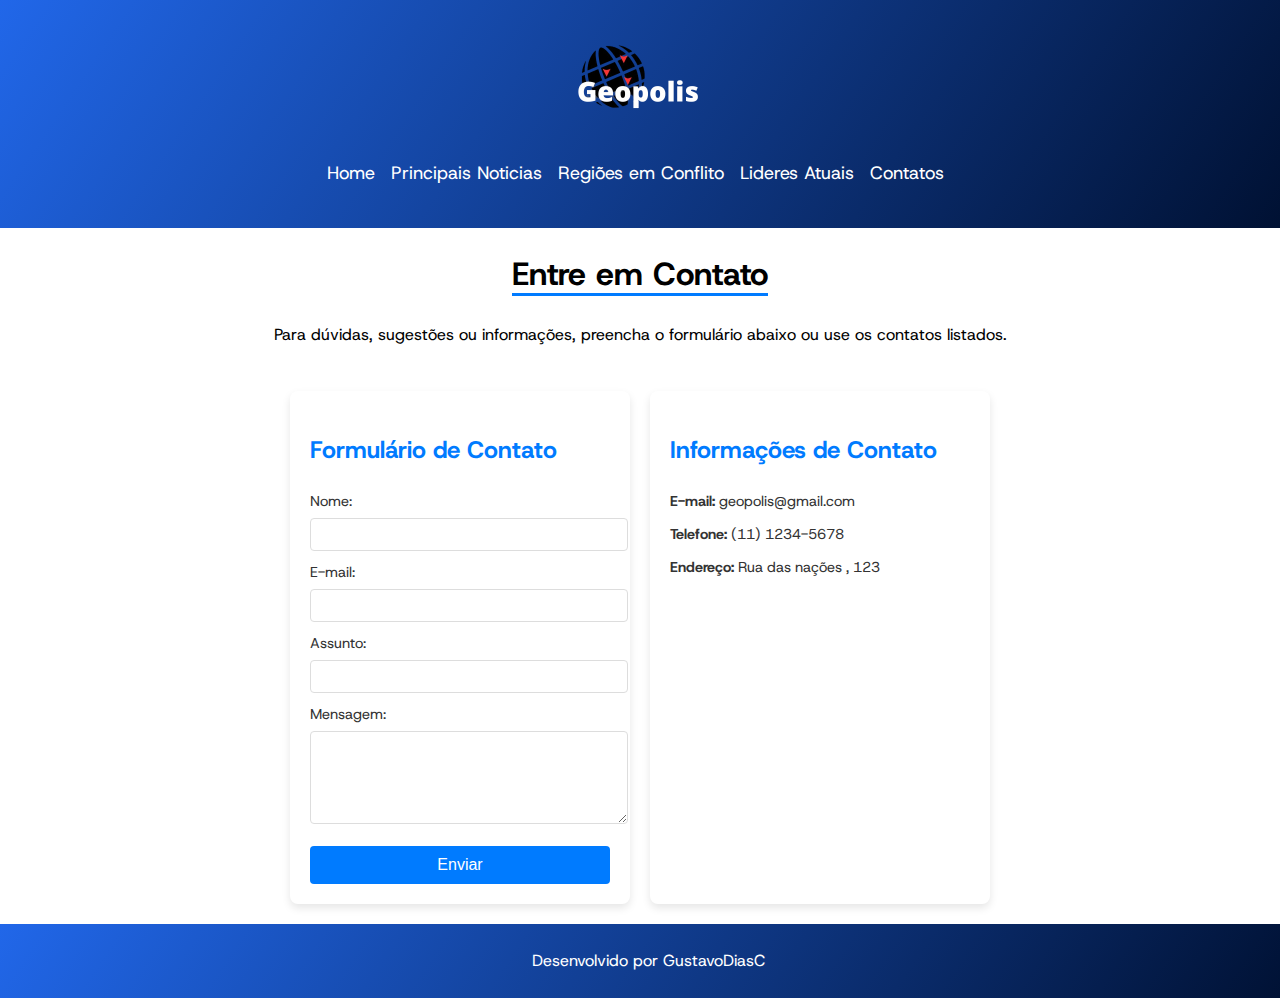
<file: contatos.html>
<!DOCTYPE html>
<html lang="en">
<head>
    <meta charset="UTF-8">
    <meta name="viewport" content="width=device-width, initial-scale=1.0">
    <title>Geopolis - Contato</title>
    <link rel="preconnect" href="https://fonts.googleapis.com">
    <link rel="preconnect" href="https://fonts.gstatic.com" crossorigin>
    <link href="https://fonts.googleapis.com/css2?family=Host+Grotesk:ital,wght@0,300..800;1,300..800&display=swap" rel="stylesheet">
    
    <link rel="stylesheet" href="./css/style.css">
    <link rel="stylesheet" href="./css/contatos.css">
</head>
<body>
    <header>
        <a href="index.html"><img class="logo" src="./assets/geopolislogo 1.png" alt="Logo Do blog"></a>
        <nav>
            <ul>
                <li><a href="index.html">Home</a></li>
                <li><a href="./principaisnoticias.html">Principais Noticias</a></li>
                <li><a href="./regioesemconflito.html">Regiões em Conflito</a></li>
                <li><a href="./lideresatuais.html">Lideres Atuais</a></li>
                <li><a href="./contatos.html">Contatos</a></li>
            </ul>
        </nav>
    </header>

    <article class="title-sector">
        <h1>Entre em Contato</h1>
        <p>Para dúvidas, sugestões ou informações, preencha o formulário abaixo ou use os contatos listados.</p>
    </article>
        

    <!-- Seção de Contato -->
    <main class="contact-container">
        
        <!-- Formulário de Contato -->
        <section class="contact-form">
            <h2>Formulário de Contato</h2>
            <form action="#" method="POST">
                <label for="name">Nome:</label>
                <input type="text" id="name" name="name" required>

                <label for="email">E-mail:</label>
                <input type="email" id="email" name="email" required>

                <label for="subject">Assunto:</label>
                <input type="text" id="subject" name="subject" required>

                <label for="message">Mensagem:</label>
                <textarea id="message" name="message" rows="5" required></textarea>

                <button type="submit">Enviar</button>
            </form>
        </section>

        <!-- Informações de Contato -->
        <section class="contact-info">
            <h2>Informações de Contato</h2>
            <p><strong>E-mail:</strong> geopolis@gmail.com</p>
            <p><strong>Telefone:</strong> (11) 1234-5678</p>
            <p><strong>Endereço:</strong> Rua das nações , 123</p>
        </section>
    </main>
    

    <footer>
        <p>Desenvolvido por GustavoDiasC</p>
    </footer>
</body>
</html>
</file>
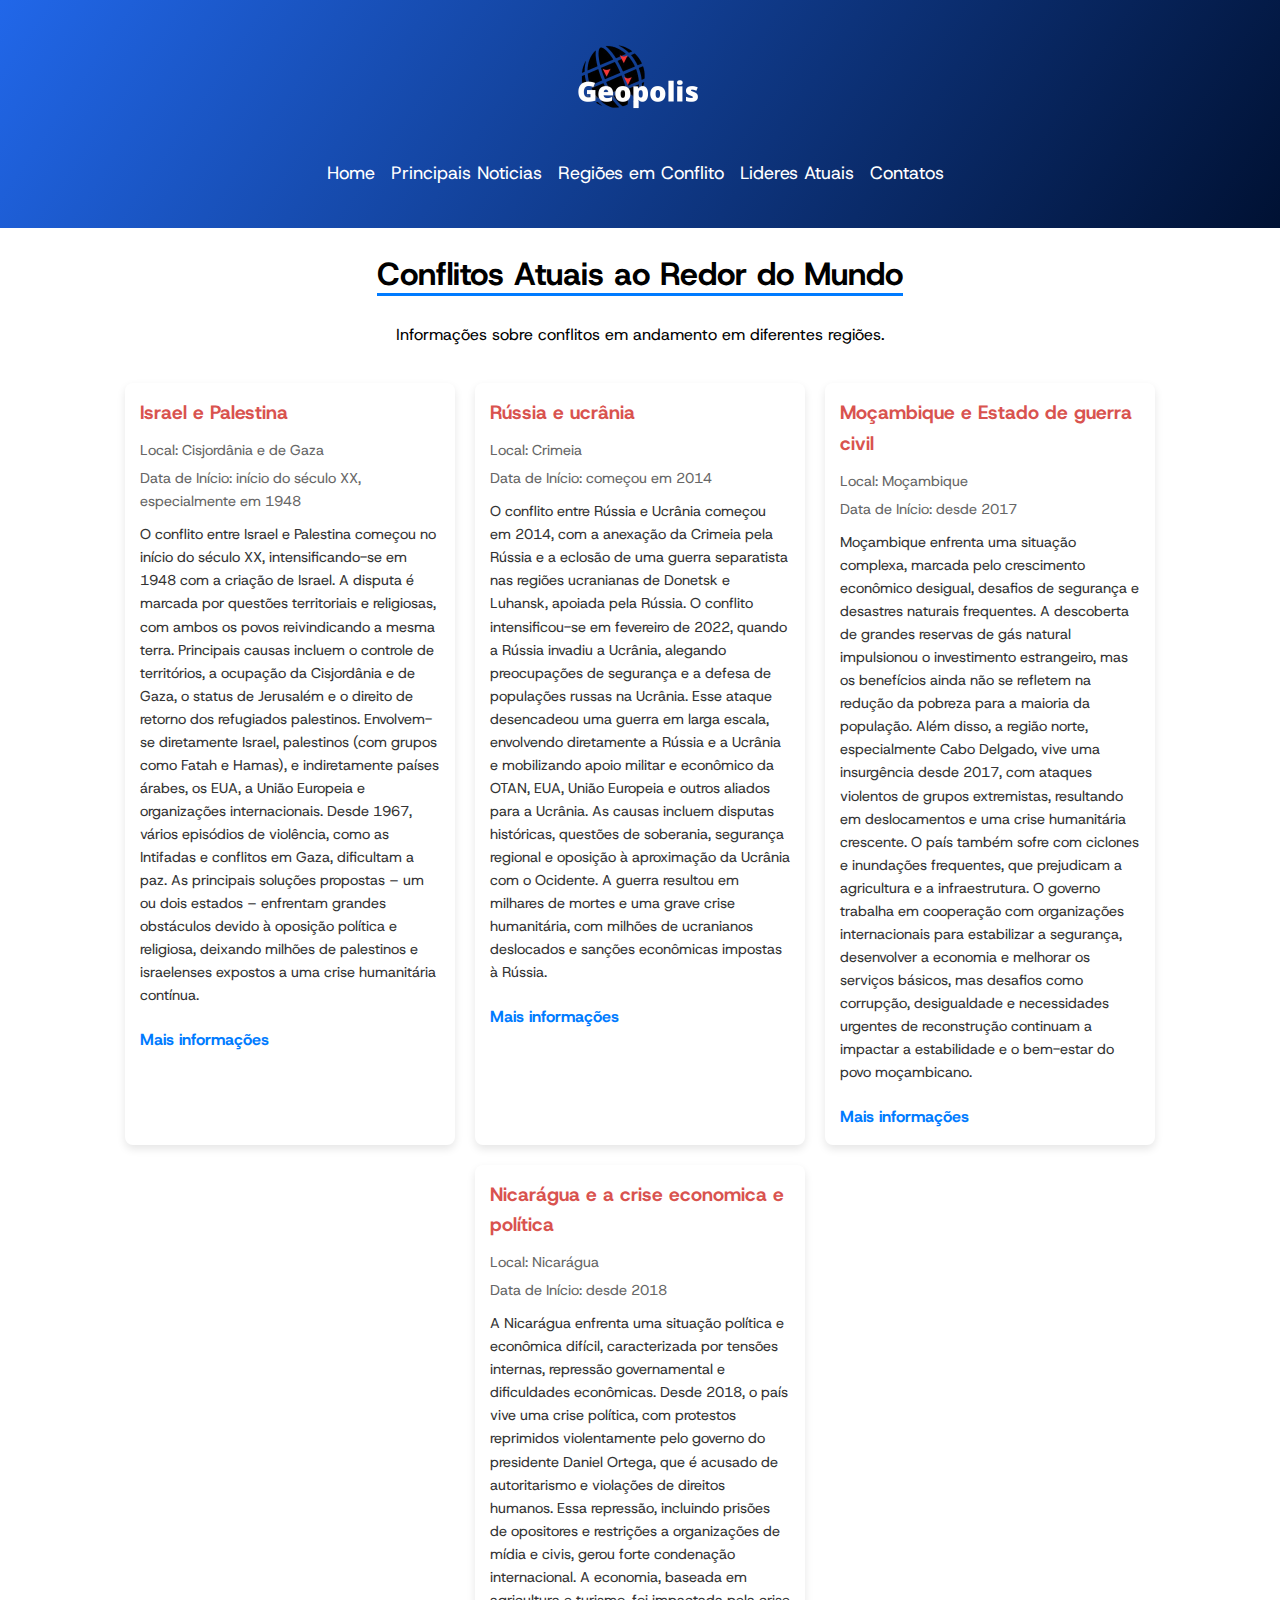
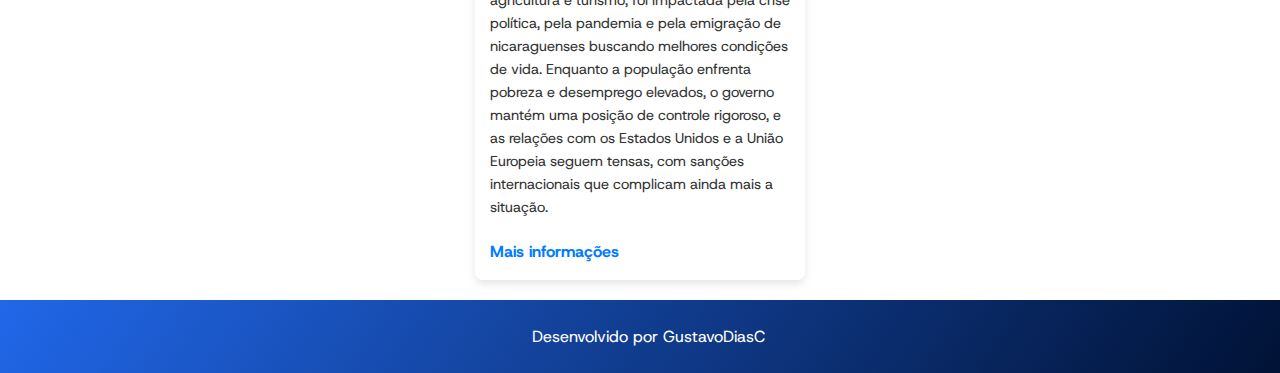
<file: regioesemconflito.html>
<!DOCTYPE html>
<html lang="pt-br">
<head>
    <meta charset="UTF-8">
    <meta name="viewport" content="width=device-width, initial-scale=1.0">
    <title>Geopolis - Regiões em conflito</title>
    <link rel="preconnect" href="https://fonts.googleapis.com">
    <link rel="preconnect" href="https://fonts.gstatic.com" crossorigin>
    <link href="https://fonts.googleapis.com/css2?family=Host+Grotesk:ital,wght@0,300..800;1,300..800&display=swap" rel="stylesheet">
    <link rel="stylesheet" href="./css/style.css">
    <link rel="stylesheet" href="./css/conflitosregioes.css">
</head>
<body>
    <header>
        <a href="index.html"><img class="logo" src="./assets/geopolislogo 1.png" alt="Logo Do blog"></a>
        <nav>
            <ul>
                <li><a href="index.html">Home</a></li>
                <li><a href="./principaisnoticias.html">Principais Noticias</a></li>
                <li><a href="./regioesemconflito.html">Regiões em Conflito</a></li>
                <li><a href="./lideresatuais.html">Lideres Atuais</a></li>
                <li><a href="./contatos.html">Contatos</a></li>
            </ul>
        </nav>
    </header>

     
      <article class="title-section">
        <h1>Conflitos Atuais ao Redor do Mundo</h1>
        <p>Informações sobre conflitos em andamento em diferentes regiões.</p>
      </article>
        


    <!-- Seção de Conflitos -->
    <main class="conflict-container">
        <!-- Card de Conflito 1 -->
        <article class="conflict-card">
            <h2 class="conflict-title">Israel e Palestina</h2>
            <p class="conflict-location">Local: Cisjordânia e de Gaza</p>
            <p class="conflict-date">Data de Início: início do século XX, especialmente em 1948</p>
            <p class="conflict-description">O conflito entre Israel e Palestina começou no início do século XX, intensificando-se em 1948 com a criação de Israel. A disputa é marcada por questões territoriais e religiosas, com ambos os povos reivindicando a mesma terra. Principais causas incluem o controle de territórios, a ocupação da Cisjordânia e de Gaza, o status de Jerusalém e o direito de retorno dos refugiados palestinos. Envolvem-se diretamente Israel, palestinos (com grupos como Fatah e Hamas), e indiretamente países árabes, os EUA, a União Europeia e organizações internacionais. Desde 1967, vários episódios de violência, como as Intifadas e conflitos em Gaza, dificultam a paz. As principais soluções propostas – um ou dois estados – enfrentam grandes obstáculos devido à oposição política e religiosa, deixando milhões de palestinos e israelenses expostos a uma crise humanitária contínua.</p>
            <a href="link-detalhes.html" class="more-info">Mais informações</a>
        </article>

        <!-- Card de Conflito 2 -->
        <article class="conflict-card">
            <h2 class="conflict-title">Rússia e ucrânia</h2>
            <p class="conflict-location">Local: Crimeia</p>
            <p class="conflict-date">Data de Início: começou em 2014</p>
            <p class="conflict-description">O conflito entre Rússia e Ucrânia começou em 2014, com a anexação da Crimeia pela Rússia e a eclosão de uma guerra separatista nas regiões ucranianas de Donetsk e Luhansk, apoiada pela Rússia. O conflito intensificou-se em fevereiro de 2022, quando a Rússia invadiu a Ucrânia, alegando preocupações de segurança e a defesa de populações russas na Ucrânia. Esse ataque desencadeou uma guerra em larga escala, envolvendo diretamente a Rússia e a Ucrânia e mobilizando apoio militar e econômico da OTAN, EUA, União Europeia e outros aliados para a Ucrânia. As causas incluem disputas históricas, questões de soberania, segurança regional e oposição à aproximação da Ucrânia com o Ocidente. A guerra resultou em milhares de mortes e uma grave crise humanitária, com milhões de ucranianos deslocados e sanções econômicas impostas à Rússia.</p>
            <a href="link-detalhes.html" class="more-info">Mais informações</a>
        </article>

        <!-- Card de Conflito 2 -->
        <article class="conflict-card">
            <h2 class="conflict-title">Moçambique e Estado de guerra civil</h2>
            <p class="conflict-location">Local: Moçambique</p>
            <p class="conflict-date">Data de Início: desde 2017</p>
            <p class="conflict-description">Moçambique enfrenta uma situação complexa, marcada pelo crescimento econômico desigual, desafios de segurança e desastres naturais frequentes. A descoberta de grandes reservas de gás natural impulsionou o investimento estrangeiro, mas os benefícios ainda não se refletem na redução da pobreza para a maioria da população. Além disso, a região norte, especialmente Cabo Delgado, vive uma insurgência desde 2017, com ataques violentos de grupos extremistas, resultando em deslocamentos e uma crise humanitária crescente. O país também sofre com ciclones e inundações frequentes, que prejudicam a agricultura e a infraestrutura. O governo trabalha em cooperação com organizações internacionais para estabilizar a segurança, desenvolver a economia e melhorar os serviços básicos, mas desafios como corrupção, desigualdade e necessidades urgentes de reconstrução continuam a impactar a estabilidade e o bem-estar do povo moçambicano.</p>
            <a href="link-detalhes.html" class="more-info">Mais informações</a>
        </article>

        <!-- Card de Conflito 2 -->
        <article class="conflict-card">
            <h2 class="conflict-title">Nicarágua e a crise economica e política</h2>
            <p class="conflict-location">Local: Nicarágua</p>
            <p class="conflict-date">Data de Início: desde 2018</p>
            <p class="conflict-description">A Nicarágua enfrenta uma situação política e econômica difícil, caracterizada por tensões internas, repressão governamental e dificuldades econômicas. Desde 2018, o país vive uma crise política, com protestos reprimidos violentamente pelo governo do presidente Daniel Ortega, que é acusado de autoritarismo e violações de direitos humanos. Essa repressão, incluindo prisões de opositores e restrições a organizações de mídia e civis, gerou forte condenação internacional. A economia, baseada em agricultura e turismo, foi impactada pela crise política, pela pandemia e pela emigração de nicaraguenses buscando melhores condições de vida. Enquanto a população enfrenta pobreza e desemprego elevados, o governo mantém uma posição de controle rigoroso, e as relações com os Estados Unidos e a União Europeia seguem tensas, com sanções internacionais que complicam ainda mais a situação.</p>
            <a href="link-detalhes.html" class="more-info">Mais informações</a>
        </article>
        <!-- Adicione mais cartões de conflito conforme necessário -->
    </main>
    
    <footer>
        <p>Desenvolvido por GustavoDiasC</p>
    </footer>
</body>
</html>
</file>
<file: css/style.css>
body {
    font-family: "Host Grotesk", sans-serif;
    line-height: 1.6;
    margin: 0;
    padding: 0;
}

header {
    background: rgb(33,103,233);
background: linear-gradient(124deg, rgba(33,103,233,1) 0%, rgba(0,17,51,1) 100%);
    color: #fff;
    padding: 1rem;
    text-align: center;
}

nav ul {
    list-style: none;
    padding: 0;
}

nav ul li {
    display: inline;
    margin-right: 10px;
}

nav ul li a {
    color: #fff;
    text-decoration: none;
    transition: all;
}

nav ul li a:hover {
    color: #fff;
    background: #011947;
    padding: 16px;
    transition-duration: .3s;
    border-radius: 8px;
}

footer {
    background: rgb(33,103,233);
background: linear-gradient(124deg, rgba(33,103,233,1) 0%, rgba(0,17,51,1) 100%);
    color: #fff;
    text-align: center;
    padding: 0.5rem;
    bottom: 0;
    width: 100%;
}

main {
    text-align: center;
}


img{
    max-width: 100%;
    height: auto;
}

img {
    display: block;
    margin: 0 auto;
    max-width: 100%;
    height: auto;
    border-radius: 8px; /* bordas arredondadas, opcional */
    box-shadow: 0px 4px 8px rgba(0, 0, 0, 0.2); /* sombra para dar destaque */
}

.container-principal{
    display: flex;
    gap: 10px;
    margin: 0 auto;
    margin-bottom: 64px;
}

ul {
    list-style: none;
    padding: 0;
    font-size: 18px;
    margin-bottom: 24px;
}

.container-principal ul li {
    background: #011947;
    color: #fff;
    border-radius: 16px;
}



h3{
    text-decoration: underline;
    text-decoration-color: #db1e1e;
    text-underline-offset: 8px;
}

.container-principal a{
    text-decoration: none;
    color: black;
}

.container-principal figcaption{
    color: #fff;
}

.banner-text{
    width: fit-content;
    margin: 0 auto;
    margin-top: 64px;
    margin-bottom: 64px;
}

.banner-text p{
    background-color: #0107115b;
    padding: 8px;
    border-radius: 8px;
}

.banner-text h2{
    font-weight: bold;
    font-size: 32px;
    width: fit-content;
    padding: 8px;
    background-color: #0107115b;
    border-radius: 8px;
    margin:  0 auto;
}

.bounce {
    display: inline-block; /* Para garantir que o efeito funcione bem */
    transition: transform 0.3s ease-in-out; /* Transição suave */
}

/* Animação de bounce ao passar o mouse */
.bounce:hover {
    animation: bounce 0.8s ease; /* Define a animação e duração */
}

/* Definição do keyframes para o efeito bounce */
@keyframes bounce {
    0%, 100% {
        transform: translateY(0); /* Posição inicial e final */
    }
    50% {
        transform: translateY(-10px); /* Salto para cima */
    }
}


.video-background {
    position: fixed;      /* Fixa o vídeo no fundo */
    top: 0;
    left: 0;
    width: 100vw;         /* Cobre toda a largura da viewport */
    height: 100vh;        /* Cobre toda a altura da viewport */
    object-fit: cover;    /* Corta o vídeo para preencher a tela sem distorção */
    z-index: -1;          /* Coloca o vídeo atrás de outros elementos */
}

/* Estilo para o conteúdo da página */
.conteudo {
    position: relative;
    z-index: 1;           /* Garante que o conteúdo esteja acima do vídeo */
    color: #fff;          /* Cor do texto em contraste com o vídeo */
    text-align: center;
    padding: 20px;
}

.logo{
    box-shadow: 0px 0px 0px rgba(0, 0, 0, 0);
    width: fit-content;
    height: auto;
}


@media  (max-width: 700px) {
    header > nav > ul > li{
        display: flex;
        flex-direction: column;
        border-radius: 8px;
        margin-bottom: 8px;
    }
    
    .container-principal{
        display: flex;
        gap: 10px;
        flex-direction: column;
    }
}
</file>
<file: css/contatos.css>
/* Seção de Contato */
.contact-container {
    display: flex;
    gap: 20px;
    padding: 20px;
    justify-content: center;
    flex-wrap: wrap;
}

.title-sector h1{
    text-decoration: underline;
    text-underline-offset: 8px;
    text-decoration-color: #007BFF;
}

.title-sector{
    text-align: center;
    margin-bottom: 24px;
}

/* Formulário de Contato */
.contact-form {
    background-color: #fff;
    border-radius: 8px;
    box-shadow: 0 4px 8px rgba(0, 0, 0, 0.1);
    padding: 20px;
    width: 300px;
    text-align: left;
}

.contact-form h2 {
    color: #007BFF;
}

.contact-form label {
    font-size: 0.9rem;
    margin-top: 10px;
    display: block;
    color: #333;
}

.contact-form input,
.contact-form textarea {
    width: 100%;
    padding: 8px;
    margin-top: 5px;
    border: 1px solid #ddd;
    border-radius: 4px;
}

.contact-form button {
    background-color: #007BFF;
    color: #fff;
    border: none;
    padding: 10px 15px;
    font-size: 1rem;
    border-radius: 4px;
    cursor: pointer;
    margin-top: 15px;
    width: 100%;
    transition: background-color 0.3s;
}

.contact-form button:hover {
    background-color: #0056b3;
}

/* Informações de Contato */
.contact-info {
    background-color: #fff;
    border-radius: 8px;
    box-shadow: 0 4px 8px rgba(0, 0, 0, 0.1);
    padding: 20px;
    width: 300px;
    text-align: left;
}

.contact-info h2 {
    color: #007BFF;
}

.contact-info p {
    font-size: 0.9rem;
    color: #333;
    margin: 10px 0;
}
</file>
<file: css/conflitosregioes.css>
/* Estilos da Seção de Conflitos */
.conflict-container {
    display: flex;
    flex-wrap: wrap;
    gap: 20px;
    padding: 20px;
    justify-content: center;
}

.title-section{
    text-align: center;
    margin: 0 auto;
}

.title-section h1{
    text-decoration: underline;
    text-underline-offset: 8px;
    text-decoration-color: #007BFF ;
}

/* Estilos para os Cartões de Conflitos */
.conflict-card {
    background-color: #fff;
    border-radius: 8px;
    box-shadow: 0 4px 8px rgba(0, 0, 0, 0.1);
    overflow: hidden;
    width: 300px;
    padding: 15px;
    text-align: left;
    transition: transform 0.2s;
}

.conflict-card:hover {
    transform: translateY(-5px); /* Animação ao passar o mouse */
}

.conflict-title {
    font-size: 1.2rem;
    color: #d9534f; /* Vermelho para destaque */
    margin: 0 0 10px;
}

.conflict-location, .conflict-date {
    font-size: 0.9rem;
    color: #666;
    margin: 5px 0;
}

.conflict-description {
    font-size: 0.9rem;
    color: #333;
    margin: 10px 0;
}

.more-info {
    display: inline-block;
    color: #007BFF;
    font-weight: bold;
    text-decoration: none;
    margin-top: 10px;
}

.more-info:hover {
    color: #0056b3;
}
</file>
